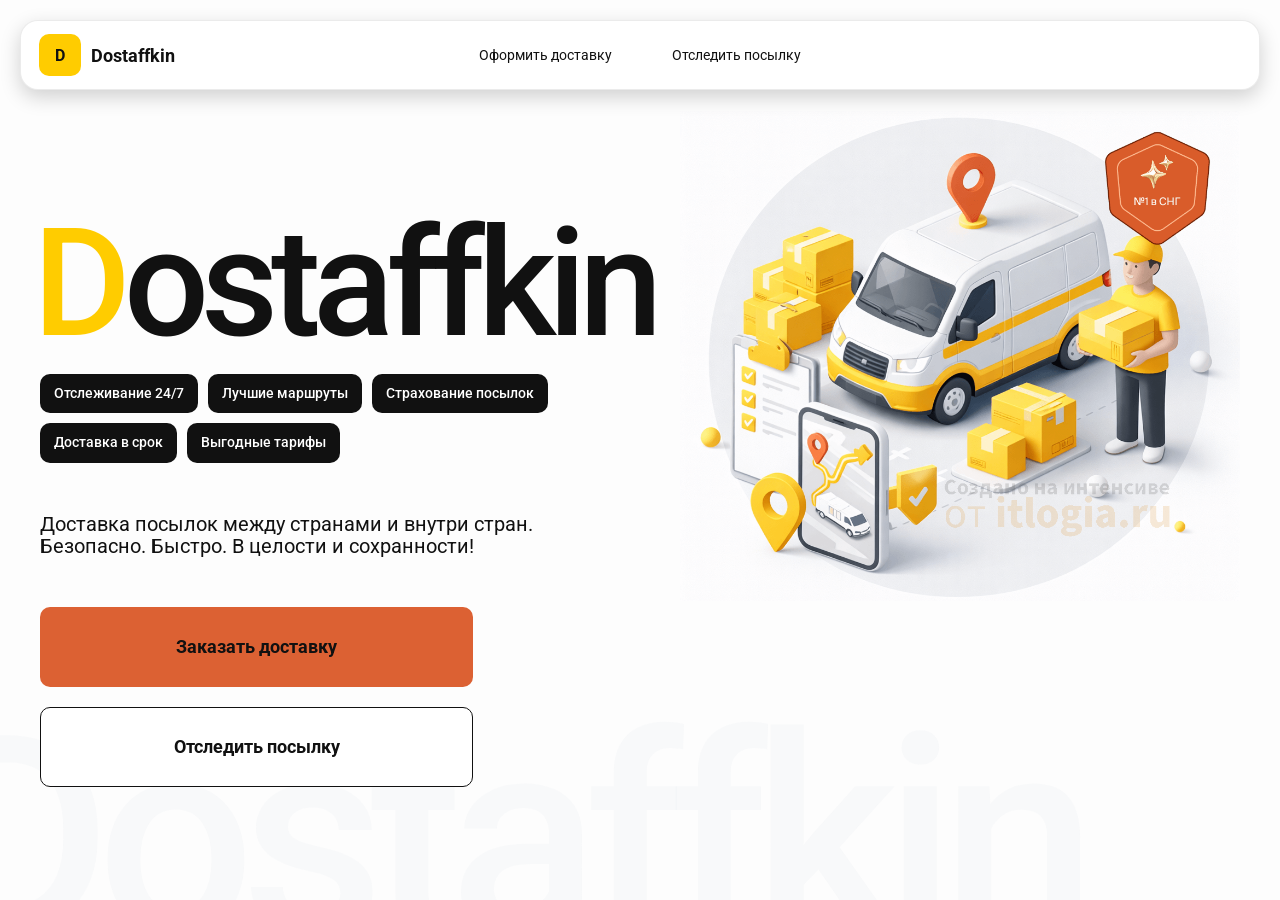
<file: index.html>
<!doctype html>
<html lang="ru">

<head>
    <meta charset="utf-8" />
    <meta name="viewport" content="width=device-width,initial-scale=1,maximum-scale=1,user-scalable=0" />
    <title>Dostaffkin — Доставка посылок между странами и внутри стран. Безопасно. Быстро. В целости и сохранности!
    </title>

    <link href="styles/base.css" rel="stylesheet" />
    <link href="styles/base_adaptive.css" rel="stylesheet" />
    <link href="styles/index.css" rel="stylesheet" />
    <link href="styles/index_adaptive.css" rel="stylesheet" />
</head>

<body>
    <div class="container">
        <header class="header">
            <a class="header-brand" href="#">
                <div class="header-logo">D</div>
                <div class="header-title">Dostaffkin</div>
            </a>
            <nav class="header-menu">
                <a class="header-link" href="./order.html">Оформить <span>доставку</span></a>
                <a class="header-link" href="./track.html">Отследить <span>посылку</span></a>
            </nav>
        </header>
        <main class="main">
            <section class="main-info">
                <div class="main-title">
                    <span>D</span>ostaffkin
                </div>
                <div class="main-features">
                    <div class="main-feature">Отслеживание 24/7</div>
                    <div class="main-feature">Лучшие маршруты</div>
                    <div class="main-feature">Страхование посылок</div>
                    <div class="main-feature">Доставка в срок</div>
                    <div class="main-feature">Выгодные тарифы</div>
                </div>
                <div class="main-description">
                    Доставка посылок между странами и внутри стран.
                    Безопасно. Быстро. В целости и сохранности!
                </div>
                <div class="main-actions">
                    <a class="button" type="button" href="./order.html">Заказать доставку</a>
                    <a class="button button-white" type="button" href="./track.html">Отследить посылку</a>
                </div>

            </section>
            <div class="main-title-ghost">Dostaffkin</div>
            <section class="main-image">
                <img src="images/main-image.png" alt="Main image" />
            </section>
        </main>
    </div>
</body>

</html>
</file>
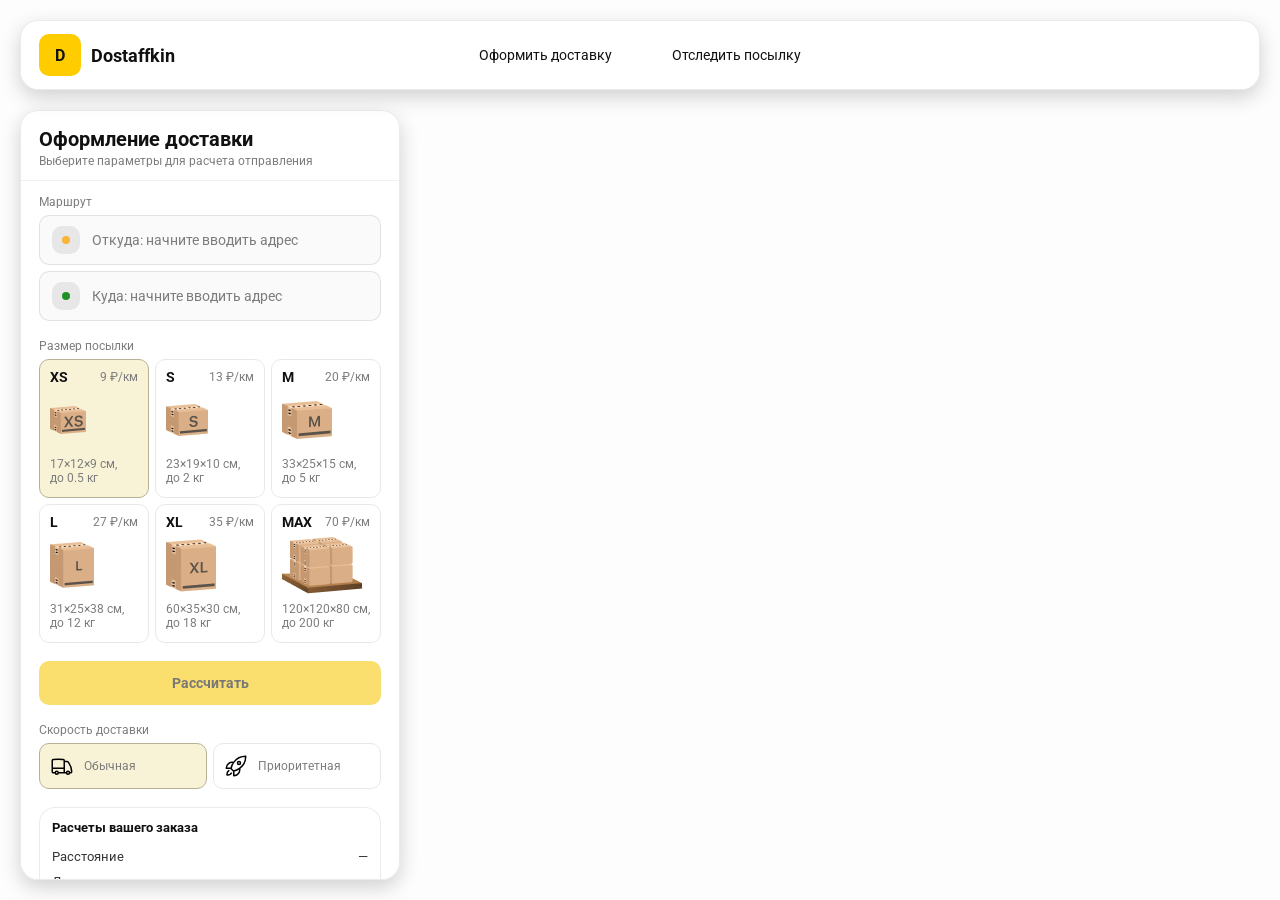
<file: order.html>
<!doctype html>
<html lang="ru">

<head>
    <meta charset="utf-8" />
    <meta name="viewport" content="width=device-width,initial-scale=1,maximum-scale=1,user-scalable=0" />
    <title>Оформление доставки</title>

    <link rel="stylesheet" href="styles/base.css" />
    <link rel="stylesheet" href="styles/base_adaptive.css" />

    <link rel="stylesheet" href="styles/order.css" />
    <link rel="stylesheet" href="styles/order_adaptive.css" />

    <script src="https://testologia.ru/ymc_min.js" data-apikey="2c0941d7-599c-430d-b405-6f6c918cdc4f"
        data-suggest-apikey="a31ff885-995a-4f4b-a7cc-a3c6a1b1f3dd"></script>

</head>

<body>
    <div id="map"></div>

    <header class="header">
        <a class="header-brand" href="./index.html">
            <div class="header-logo">D</div>
            <div class="header-title">Dostaffkin</div>
        </a>
        <nav class="header-menu">
            <a class="header-link" href="#">Оформить <span>доставку</span></a>
            <a class="header-link" href="./track.html">Отследить <span>посылку</span></a>
        </nav>
    </header>
    <aside class="main" id="sidebar">

        <div class="main-header">
            <div class="main-title">Оформление доставки</div>
            <div class="main-text">Выберите параметры для расчета отправления</div>
        </div>
        <div class="main-content">
            <div class="main-route">
                <div class="main-block-title">Маршрут</div>
                <div class="main-fields">
                    <div class="main-field" id="fromField">
                        <div class="main-pin"></div>
                        <input id="from" placeholder="Откуда: начните вводить адрес" autocomplete="off" />
                        <div class="main-ac" id="fromAc" role="listbox" aria-label="Подсказки адресов"></div>
                    </div>

                    <div class="main-field" id="toField">
                        <div class="main-pin"></div>
                        <input id="to" placeholder="Куда: начните вводить адрес" autocomplete="off" />
                        <div class="main-ac" id="toAc" role="listbox" aria-label="Подсказки адресов"></div>
                    </div>
                </div>
            </div>
            <div class="main-package">
                <div class="main-block-title">Размер посылки</div>

                <div class="main-sizes">
                    <div class="main-size-card is-active" data-value="xs">
                        <div class="main-size-top">
                            <div class="main-size-label">XS</div>
                            <div class="main-size-rate">9 ₽/км</div>
                        </div>
                        <div class="main-size-media">
                            <img src="images/sizes/xs.png" alt="Короб XS" />
                        </div>
                        <div class="main-size-description">17×12×9 см,<br>до 0.5 кг</div>
                    </div>

                    <div class="main-size-card" data-value="s">
                        <div class="main-size-top">
                            <div class="main-size-label">S</div>
                            <div class="main-size-rate">13 ₽/км</div>
                        </div>
                        <div class="main-size-media">
                            <img src="images/sizes/s.png" alt="Короб S" />
                        </div>
                        <div class="main-size-description">23×19×10 см,<br>до 2 кг</div>
                    </div>

                    <div class="main-size-card" data-value="m">
                        <div class="main-size-top">
                            <div class="main-size-label">M</div>
                            <div class="main-size-rate">20 ₽/км</div>
                        </div>
                        <div class="main-size-media">
                            <img src="images/sizes/m.png" alt="Короб M" />
                        </div>
                        <div class="main-size-description">33×25×15 см,<br>до 5 кг</div>
                    </div>

                    <div class="main-size-card" data-value="l">
                        <div class="main-size-top">
                            <div class="main-size-label">L</div>
                            <div class="main-size-rate">27 ₽/км</div>
                        </div>
                        <div class="main-size-media">
                            <img src="images/sizes/l.png" alt="Короб L" />
                        </div>
                        <div class="main-size-description">31×25×38 см,<br>до 12 кг</div>
                    </div>

                    <div class="main-size-card" data-value="xl">
                        <div class="main-size-top">
                            <div class="main-size-label">XL</div>
                            <div class="main-size-rate">35 ₽/км</div>
                        </div>
                        <div class="main-size-media">
                            <img src="images/sizes/xl.png" alt="Короб XL" />
                        </div>
                        <div class="main-size-description">60×35×30 см,<br>до 18 кг</div>
                    </div>

                    <div class="main-size-card" data-value="max">
                        <div class="main-size-top">
                            <div class="main-size-label">MAX</div>
                            <div class="main-size-rate">70 ₽/км</div>
                        </div>
                        <div class="main-size-media main-size-media-palleta">
                            <img src="images/sizes/max.png" alt="Паллета" />
                        </div>
                        <div class="main-size-description">120×120×80 см,<br>до 200 кг</div>
                    </div>
                </div>
            </div>
            <div class="main-calculate-block">
                <button id="calc" class="button calculate-button" type="button" disabled>Рассчитать</button>
            </div>
            <div class="main-speed">
                <div class="main-block-title">Скорость доставки</div>

                <div class="main-speeds">
                    <div class="main-speed-card is-active" data-value="regular">
                        <img class="main-speed-media" src="images/icons/regular.svg" alt="Regular" />
                        <div class="main-speed-description">Обычная</div>
                    </div>
                    <div class="main-speed-card" data-value="fast">
                        <img class="main-speed-media" src="images/icons/fast.svg" alt="Fast" />
                        <div class="main-speed-description">Приоритетная</div>
                    </div>

                </div>
            </div>
            <div class="main-result" id="result">
                <div class="main-result-title">Расчеты вашего заказа</div>
                <div class="main-result-lines">
                    <div class="main-result-line"><span>Расстояние</span><span id="distanceValue">—</span></div>
                    <div class="main-result-line"><span>Доставим через</span><span id="durationValue">—</span></div>
                    <div class="main-result-line"><span>Тариф</span><span id="rateValue">—</span></div>
                </div>
                <div class="main-price">
                    <div class="main-price-label">Итого</div>
                    <div class="main-price-value" id="totalValue">—</div>
                </div>
            </div>
            <div class="main-order-box">
                <div class="main-order-form" id="orderForm">
                    <div class="main-order-title">Оформление доставки</div>
                    <div class="main-block-info-row">
                        <div class="main-block-title">Контакты</div>
                        <div class="order-fields">
                            <div class="main-field">
                                <input id="customerName" placeholder="Ваше имя" autocomplete="off" />
                            </div>
                            <div class="main-field">
                                <input id="customerPhone" placeholder="Ваш телефон" autocomplete="off"
                                    inputmode="tel" />
                            </div>
                        </div>
                    </div>
                    <div class="main-block-info-row extra-info">
                        <div class="main-block-title">Дополнительная информация</div>
                        <div class="main-field textarea">
                            <textarea id="comment" placeholder="Детали доставки и комментарии"></textarea>
                        </div>
                    </div>
                    <button id="submit" class="button main-submit-request" type="button" disabled>Отправить
                        заявку
                    </button>
                </div>

                <div class="main-order-success" id="orderSuccess">
                    <div class="main-success-icon">✓</div>
                    <div class="main-success-title">Заявка отправлена!</div>
                    <div class="main-success-title">Номер отправления – <span id="orderId"></span></div>
                    <div class="main-success-subtitle">Мы скоро свяжемся с вами</div>
                </div>
            </div>
        </div>
    </aside>

    <script src="scripts/order.js"></script>
</body>

</html>
</file>
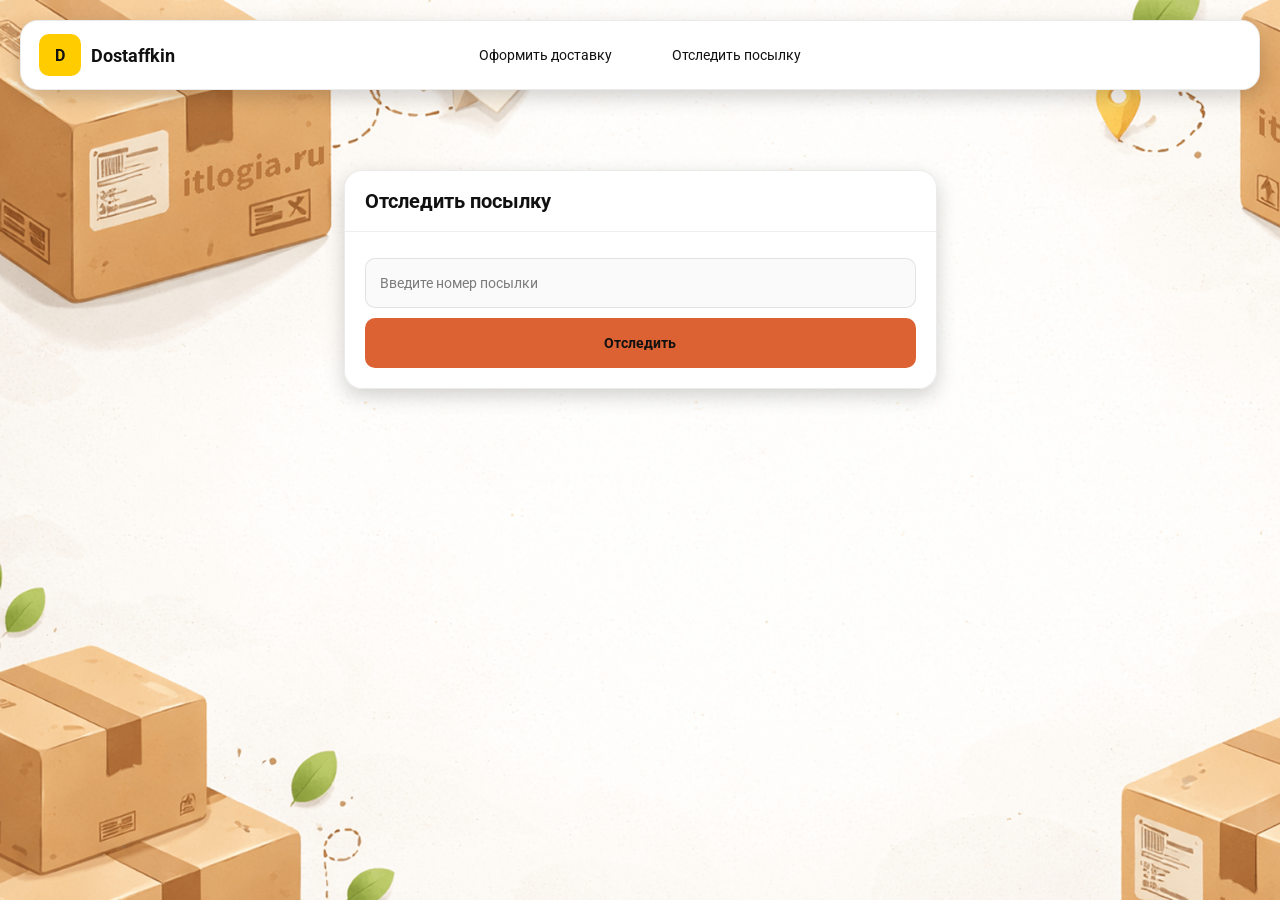
<file: track.html>
<!doctype html>
<html lang="ru">

<head>
    <meta charset="utf-8" />
    <meta name="viewport" content="width=device-width,initial-scale=1,maximum-scale=1,user-scalable=0" />
    <title>Отследить посылку</title>
    <link rel="stylesheet" href="styles/base.css" />
    <link rel="stylesheet" href="styles/base_adaptive.css" />

    <link rel="stylesheet" href="styles/track.css" />
    <link rel="stylesheet" href="styles/track_adaptive.css" />
</head>

<body>
    <div class="container">

        <header class="header">
            <a class="header-brand" href="./index.html">
                <div class="header-logo">D</div>
                <div class="header-title">Dostaffkin</div>
            </a>
            <nav class="header-menu">
                <a class="header-link" href="./order.html">Оформить <span>доставку</span></a>
                <a class="header-link" href="#">Отследить <span>посылку</span></a>
            </nav>
        </header>
        <main class="track-content">

            <section class="track-card track-search">
                <div class="track-title">Отследить посылку</div>
                <div class="track-action">
                    <div class="main-field track-field">
                        <input id="trackNumber" placeholder="Введите номер посылки" autocomplete="off" />
                    </div>
                    <button id="trackButton" class="button track-button" type="button">Отследить</button>
                </div>
            </section>
            <section class="track-card track-result" id="trackResult">
                <div class="track-result-header">
                    <div class="track-id" id="trackIdValue"></div>
                    <div class="track-routes">
                        <div class="track-route">
                            <div class="track-route-pin">
                                <svg xmlns="http://www.w3.org/2000/svg" fill="none" viewBox="0 0 24 24"
                                    stroke-width="1.5" stroke="orange" class="size-6">
                                    <path stroke-linecap="round" stroke-linejoin="round"
                                        d="M15 10.5a3 3 0 1 1-6 0 3 3 0 0 1 6 0Z" />
                                    <path stroke-linecap="round" stroke-linejoin="round"
                                        d="M19.5 10.5c0 7.142-7.5 11.25-7.5 11.25S4.5 17.642 4.5 10.5a7.5 7.5 0 1 1 15 0Z" />
                                </svg>
                            </div>
                            <div class="track-route-address" id="trackFromValue">
                                Откуда: Москва, улица Арбат, 1
                            </div>
                        </div>
                        <div class="track-route track-route-arrow">
                            <svg xmlns="http://www.w3.org/2000/svg" fill="none" viewBox="0 0 24 24" stroke-width="1.5"
                                stroke="currentColor" class="size-6">
                                <path stroke-linecap="round" stroke-linejoin="round"
                                    d="M19.5 13.5 12 21m0 0-7.5-7.5M12 21V3" />
                            </svg>
                        </div>
                        <div class="track-route">
                            <div class="track-route-pin">
                                <svg xmlns="http://www.w3.org/2000/svg" fill="none" viewBox="0 0 24 24"
                                    stroke-width="1.5" stroke="green" class="size-6">
                                    <path stroke-linecap="round" stroke-linejoin="round"
                                        d="M15 10.5a3 3 0 1 1-6 0 3 3 0 0 1 6 0Z" />
                                    <path stroke-linecap="round" stroke-linejoin="round"
                                        d="M19.5 10.5c0 7.142-7.5 11.25-7.5 11.25S4.5 17.642 4.5 10.5a7.5 7.5 0 1 1 15 0Z" />
                                </svg>
                            </div>
                            <div class="track-route-address" id="trackToValue">
                                Куда: Минск, проспект Независимости, 58
                            </div>
                        </div>
                    </div>
                </div>
                <div class="track-info">
                    <div class="track-status-title">Статус данной посылки:</div>
                    <div class="track-status-list" id="trackStatusList">


                    </div>
                </div>
            </section>
        </main>
    </div>
<script src="scripts/track.js"></script>
</body>

</html>
</file>
<file: styles/base.css>
*, *::before, *::after {
    box-sizing: border-box;
}

@font-face {
    font-family: "Roboto";
    src: url("../fonts/Roboto-Regular.ttf");
    font-weight: normal;
}

@font-face {
    font-family: "Roboto";
    src: url("../fonts/Roboto-Bold.ttf");
    font-weight: bold;
}

@font-face {
    font-family: "Roboto";
    src: url("../fonts/Roboto-Medium.ttf");
    font-weight: 500;
}

html, body {
    margin: 0;
    color: #111111;
    font-family: "Roboto", sans-serif;
}

body {
    background: #FDFDFD;
}
.header {
    border-radius: 18px;
    box-shadow: 0 7px 20px 0 #0000002E;
    backdrop-filter: blur(10px);
    background: #ffffff;
    left: 20px;
    border: 1px solid rgba(0, 0, 0, 0.08);
    position: fixed;
    right: 20px;
    top: 20px;
    padding: 14px 18px;
    height: 70px;
    display: flex;
    align-items: center;
    z-index: 6;
}

.header-brand {
    display: flex;
    align-items: center;
    text-decoration: none;
    gap: 10px;
}

.header-logo {
    width: 42px;
    height: 42px;
    border-radius: 10px;
    background: #FFCC00;
    display: grid;
    place-items: center;
    font-weight: bold;
    color: #111;
}

.header-title {
    font-size: 18px;
    font-weight: bold;
    color: #111111;
    text-decoration: none;
}

.header-menu {
    display: flex;
    align-items: center;
    gap: 60px;
    margin: 0;
    position: absolute;
    left: 50%;
    transform: translateX(-50%);
}

.header-link {
    font-size: 14px;
    color: #111111;
    text-decoration: none;
}
.button {
    border: 0;
    outline: none;
    height: 44px;
    border-radius: 10px;
    font-size: 14px;
    font-weight: bold;
    cursor: pointer;
    font-family: inherit;
    transition: transform .08s ease, opacity .12s ease;
    background: #DC6133;
    color: #111111;
    text-align: center;
    text-decoration: none;
}

.button:hover {
    background-color: #E5BC19;
}

.button:disabled {
    cursor: not-allowed;
    background-color: #FADE6E;
    color: #787878;
    transform: none;
}

.button.button-white {
    background: #ffffff;
    border: 1px solid #111111;
}

.button.button-white:hover {
    background: rgb(241 241 241);
}

.main-field {
    display: flex;
    align-items: center;
    margin-top: 6px;
    gap: 10px;
    border: 1px solid #1111111A;
    background: #FAFAFA;
    border-radius: 10px;
    padding: 10px 12px;
    position: relative;
    box-sizing: border-box;
    height: 50px;
}

.main-field.textarea {
    height: auto;
}

.main-pin {
    width: 28px;
    height: 28px;
    border-radius: 10px;
    background: rgba(17, 17, 17, 0.08);
    display: grid;
    place-items: center;
    flex: 0 0 auto;
    position: relative;
}

.main-pin::before {
    content: "";
    width: 8px;
    height: 8px;
    border-radius: 999px;
    background: orange;
    opacity: .75;
    display: block;
}

.main-field:last-child .main-pin::before {
    background: green;
    opacity: .85;
}

input, textarea {
    width: 100%;
    border: 0;
    outline: none;
    background: transparent;
    font-size: 14px;
    color: #111111;
    font-family: inherit;
}

textarea {
    resize: vertical;
    min-height: 72px;
    padding: 2px 0;
}

input::placeholder, textarea::placeholder {
    color: #7C7C7C;
}

.main-field:focus-within {
    border-color: rgba(0, 0, 0, 0.20);
    box-shadow: 0 0 0 4px rgba(255, 204, 0, 0.35);
    background: rgba(255, 255, 255, 0.75);
}
</file>
<file: styles/base_adaptive.css>
@media (max-width: 767px) {
    .header {
        left: 10px;
        right: 10px;
        top: 10px;
    }

    .header-link span {
        display: none;
    }

    .header-menu {
        gap: 20px;
        justify-content: flex-start;
        margin: 0 0 0 30px;
        position: static;
        transform: none;
    }
}

@media (max-width: 420px) {
    .header-title {
        display: none;
    }
}

@media (max-width: 374px) {
    .header-menu {
        gap: 10px;
        margin: 0 0 0 10px;
    }
}
</file>
<file: styles/index.css>
.container {
    overflow: hidden;
    min-height: 100vh;
}

.main {
    padding: 111px 40px 40px;
    position: relative;
    display: flex;
}

.main-info {
    max-width: 840px;
    width: 100%;
    position: relative;
}

.main-title {
    margin-top: 98px;
    font-weight: 500;
    font-size: 200px;
    line-height: 1;
    letter-spacing: -0.05em;
    color: #111111;
    left: -15px;
    position: relative;
}

.main-title span {
    color: #ffcc00;
}

.main-features {
    margin-top: 15px;
    display: flex;
    flex-wrap: wrap;
    gap: 10px;
}

.main-feature {
    background: #111111;
    color: #ffffff;
    padding: 12px 14px;
    font-weight: 500;
    font-size: 14px;
    line-height: 1.1;
    border-radius: 10px;
}

.main-description {
    margin-top: 50px;
    max-width: 500px;
    font-size: 20px;
    line-height: 1.1;
    color: #111111;
}

.main-actions {
    margin-top: 50px;
    display: flex;
    flex-direction: column;
    gap: 20px;
}

.main-actions .button {
    height: 80px;
    width: 433px;
    font-size: 18px;
    font-weight: bold;
    place-items: center;
    display: grid;
}

.main-title-ghost {
    position: absolute;
    z-index: -1;
    left: -70px;
    bottom: -150px;
    font-weight: 500;
    font-size: 278px;
    line-height: 1;
    letter-spacing: -0.05em;
    color: #ECEDF04D;
}

.main-image {
    width: 1024px;
    top: 100px;
    z-index: -2;
}

.main-image img {
    width: 100%;
    max-width: 1024px;
    height: auto;
    display: block;
}
</file>
<file: styles/index_adaptive.css>
@media (max-width: 1760px) {
    .main-title {
        font-size: 150px;
        left: -7px;
    }

    .main-info {
        max-width: 640px;
    }
}

@media (max-width: 1200px) {
    .main-info {
        max-width: 540px;
    }

    .main {
        padding: 111px 20px 20px;
    }

    .main-title {
        font-size: 120px;
        left: -4px;
    }

    .main-title-ghost {
        font-size: 220px;
    }
}

@media (max-width: 1024px) {
    .main-title {
        margin-top: 30px;
    }

    .main {
        flex-direction: column-reverse;
    }

    .main-image {
        max-width: 350px;
        position: absolute;
        left: 370px;
        top: 370px;
    }

    .main-info {
        max-width: 100%;
    }

    .main-actions {
        gap: 10px;
    }

    .main-actions .button {
        height: 50px;
        font-size: 14px;
        width: auto;
        max-width: 300px;
    }

    .main-description {
        max-width: 350px;
    }
}

@media (max-width: 570px) {
    .main-title {
        font-size: 88px;
    }

    .main-description {
        max-width: 100%
    }

    .main-actions {
       width: 100%;
    }

    .main-actions .button {
        width: 100%;
        max-width: 100%
    }

    .main-image {
        max-width: 650px;
        position: absolute;
        left: 170px;
        top: 70px;
        opacity: 0.2;
    }
}

@media (max-width: 400px) {
    .main-title {
        font-size: 70px;
    }
}
</file>
<file: styles/order.css>
#map {

    position: fixed;
    inset: 0;
}

.main {
    border-radius: 18px;
    box-shadow: 0 7px 20px 0 #0000002E;
    backdrop-filter: blur(10px);
    background: rgba(255, 255, 255, 0.96);
    left: 20px;
    border: 1px solid rgba(0, 0, 0, 0.08);
    position: fixed;
    top: 110px;
    bottom: 20px;
    width: 380px;
    display: flex;
    flex-direction: column;
    overflow: hidden;
    z-index: 5;
}

.main-header {
    padding: 18px 18px 12px 18px;
    border-bottom: 1px solid rgba(0, 0, 0, 0.06);
    display: flex;
    flex-direction: column;
}

.main-title {
    font-size: 20px;
    line-height: 100%;
    font-weight: bold;
}

.main-text {
    font-size: 12px;
    margin-top: 5px;
    color: #7C7C7C;
}

.main-content {
    padding: 14px 18px 18px 18px;
    overflow: auto;
    scrollbar-width: none;
    display: flex;
    flex-direction: column;
    gap: 18px;
    flex: 1;
}

.main-block-title {
    font-size: 12px;
    color: #7C7C7C;
}

.main-route .main-block-title,
.main-package .main-block-title {
    margin-bottom: 6px;
}

.main-sizes {
    display: grid;
    gap: 6px;
    grid-template-columns: repeat(3, 1fr);
}

.main-size-card {
    border: 1px solid #E8E8E7;
    background: #FFFFFF;
    border-radius: 10px;
    padding: 10px;
    cursor: pointer;
    user-select: none;
    transition: transform .08s ease, border-color .12s ease, background .12s ease;
    min-height: 139px;
}

.main-size-card:hover {
    transform: translateY(-1px);
}

.main-size-card.is-active {
    background-color: #F8F2D6;
    border-color: #B7B196;
}

.main-size-top {
    display: flex;
    align-items: center;
    justify-content: space-between;
}

.main-size-label {
    font-weight: bold;
    font-size: 14px;
    color: #111111;
    line-height: 100%;
}

.main-size-rate {
    font-size: 12px;
    color: #7C7C7C;
    line-height: 100%;
}

.main-size-media {
    margin-top: 8px;
    height: 57px;
}

.main-size-description {
    margin-top: 8px;
    font-size: 12px;
    color: #7C7C7C;
    line-height: 1.2;
}

.calculate-button {
    width: 100%;
}

.main-result {
    border: 1px solid rgba(0, 0, 0, 0.08);
    background: rgba(255, 255, 255, 0.75);
    border-radius: 16px;
    padding: 12px;
    line-height: 1.25;
}

.main-result-title {
    font-weight: bold;
    font-size: 13px;
    color: #111111;
    margin-bottom: 13px;
}

.main-result-lines {
    gap: 8px;
    display: flex;
    flex-direction: column;
}

.main-result-line {
    font-size: 13px;
    color: rgba(17, 17, 17, 0.85);
    display: flex;
    justify-content: space-between;
}

.main-price {
    margin-top: 18px;
    padding-top: 10px;
    border-top: 1px dashed rgba(0, 0, 0, 0.12);
    display: flex;
    align-items: baseline;
    justify-content: space-between;
}

.main-price-label {
    font-size: 12px;
    color: rgba(17, 17, 17, 0.55);
}

.main-price-value {
    font-size: 20px;
    font-weight: bold;
    color: #111111;
    letter-spacing: -0.3px;
}

.main-order-box {
    background: #ffffff;
    border: 1px solid #E8E8E7;
    border-radius: 10px;
    padding: 12px;
}

.main-order-title {
    margin-bottom: 8px;
    font-weight: bold;
    font-size: 14px;
    color: #111111;
}

.main-block-info {
    display: flex;
    flex-direction: column;
    gap: 6px;
}

.order-fields {
    display: grid;
    grid-template-columns: 1fr 1fr;
    column-gap: 10px;
    margin-top: 6px;
}

.main-block-info-row.extra-info {
    display: block;
    margin-top: 13px;
}

.main-submit-request {
    width: 100%;
    margin-top: 6px;
}

.main-order-success {
    display: none;
    text-align: center;
    padding: 22px 12px;
    gap: 12px;
}

.main-order-success.is-visible {
    display: flex;
    flex-direction: column;
    align-items: center;
}

.main-success-icon {
    width: 56px;
    height: 56px;
    border-radius: 50%;
    background: #16a34a;
    color: #ffffff;
    display: grid;
    place-items: center;
    font-size: 30px;
}

.main-success-title {
    font-size: 14px;
    font-weight: bold;
    color: #111111;
}

.main-success-subtitle {
    font-size: 12px;
    color: rgba(17, 17, 17, 0.55);
    line-height: 1.3;
}

.main-speed .main-block-title {
    margin-bottom: 6px;
}

.main-speeds {
    display: grid;
    gap: 6px;
    grid-template-columns: repeat(2, 1fr);
}

.main-speed-card {
    border: 1px solid #E8E8E7;
    background: #FFFFFF;
    border-radius: 10px;
    padding: 10px;
    cursor: pointer;
    user-select: none;
    transition: transform .08s ease, border-color .12s ease, background .12s ease;
    display: flex;
    align-items: center;
    gap: 10px;
}

.main-speed-card:hover {
    transform: translateY(-1px);
}

.main-speed-card.is-active {
    background-color: #F8F2D6;
    border-color: #B7B196;
}

.main-speed-description {
    font-size: 12px;
    color: #7C7C7C;
    line-height: 1.2;
}
</file>
<file: styles/order_adaptive.css>
@media (max-width: 767px) {
    .main {
        left: 10px;
        right: 10px;
        top: 50%;
        bottom: 12px;
        width: auto;
        max-width: none;
    }
}

@media (max-width: 420px) {
    .main-sizes {
        grid-template-columns: repeat(2, 1fr);
    }
}
</file>
<file: styles/track.css>
.container {
    background: #F4F4F4 url("../images/track-bg.png");
    background-size: cover;
    min-height: 100vh;
    padding: 170px 0 50px 0;
}
.track-content {
    width: 593px;
    margin: 0 auto;
}
.track-card {
    width: 100%;
    border-radius: 18px;
    box-shadow: 0 7px 20px 0 #0000002E;
    backdrop-filter: blur(10px);
    background: rgba(255, 255, 255, 0.96);
    border: 1px solid rgba(0, 0, 0, 0.08);
}

.track-title {
    font-size: 20px;
    line-height: 100%;
    font-weight: bold;
    border-bottom: 1px solid #EEEEEE;
    padding: 20px;
}

.track-action {
    padding: 20px;
}

.track-button {
    width: 100%;
    height: 50px;
}

.track-field {
    margin-bottom: 10px;
}
.track-result {
    margin-top: 5px;
    display: none;
}

.track-result.is-visible {
    display: block;
}

.track-result-header {
    font-weight: bold;
    font-size: 14px;
    color: #111111;
    padding: 20px;
    border-bottom: 1px solid #EEEEEE;
}

.track-id {
    margin-bottom: 12px;
    font-size: 20px;
}

.track-routes {
    display: flex;
    flex-direction: column;
    gap: 10px;
    font-weight: normal;
}

.track-route {
    display: flex;
    align-items: center;
    gap: 10px;
}

.track-route-pin {
    width: 24px;
    height: 24px;
    flex-shrink: 0;
}

.track-route-arrow {
    padding: 15px 0;
    width: 24px;
    height: 24px;
}

.track-info {
    padding: 20px;
}

.track-status {
    display: flex;
    align-items: center;
    font-size: 12px;
    gap: 10px;
}

.track-status-title {
    font-size: 14px;
    color: #111111;
    margin-bottom: 20px;
}

.track-status-list {
    display: flex;
    flex-direction: column;
    gap: 15px;
}

.track-status-icon {
    width: 40px;
    height: 40px;
    border-radius: 50%;
    background: rgba(17, 17, 17, 0.08);
    display: grid;
    place-items: center;
    flex: 0 0 auto;
}

.track-status.created .track-status-icon {
    background-color: #F1CB00;
}

.track-status.in-way .track-status-icon {
    background-color: #F08A11;
}

.track-status.ready .track-status-icon {
    background-color: #A35D0A;
}

.track-status.done .track-status-icon {
    background-color: #37C93B;
}

.track-status-text {
    display: flex;
    align-items: center;
    justify-content: space-between;
    color: #111111;
    font-size: 12px;
    flex: 1;
}

.track-status-date {
    color: rgba(17, 17, 17, 0.55);
}
</file>
<file: styles/track_adaptive.css>
@media (max-width: 767px) {
    .container {
        padding: 130px 0 50px 0;
    }

    .track-content {
        width: 100%;
        padding-left: 10px;
        padding-right: 10px;
    }

    .track-result-header {
        padding: 20px;
    }
}
</file>
